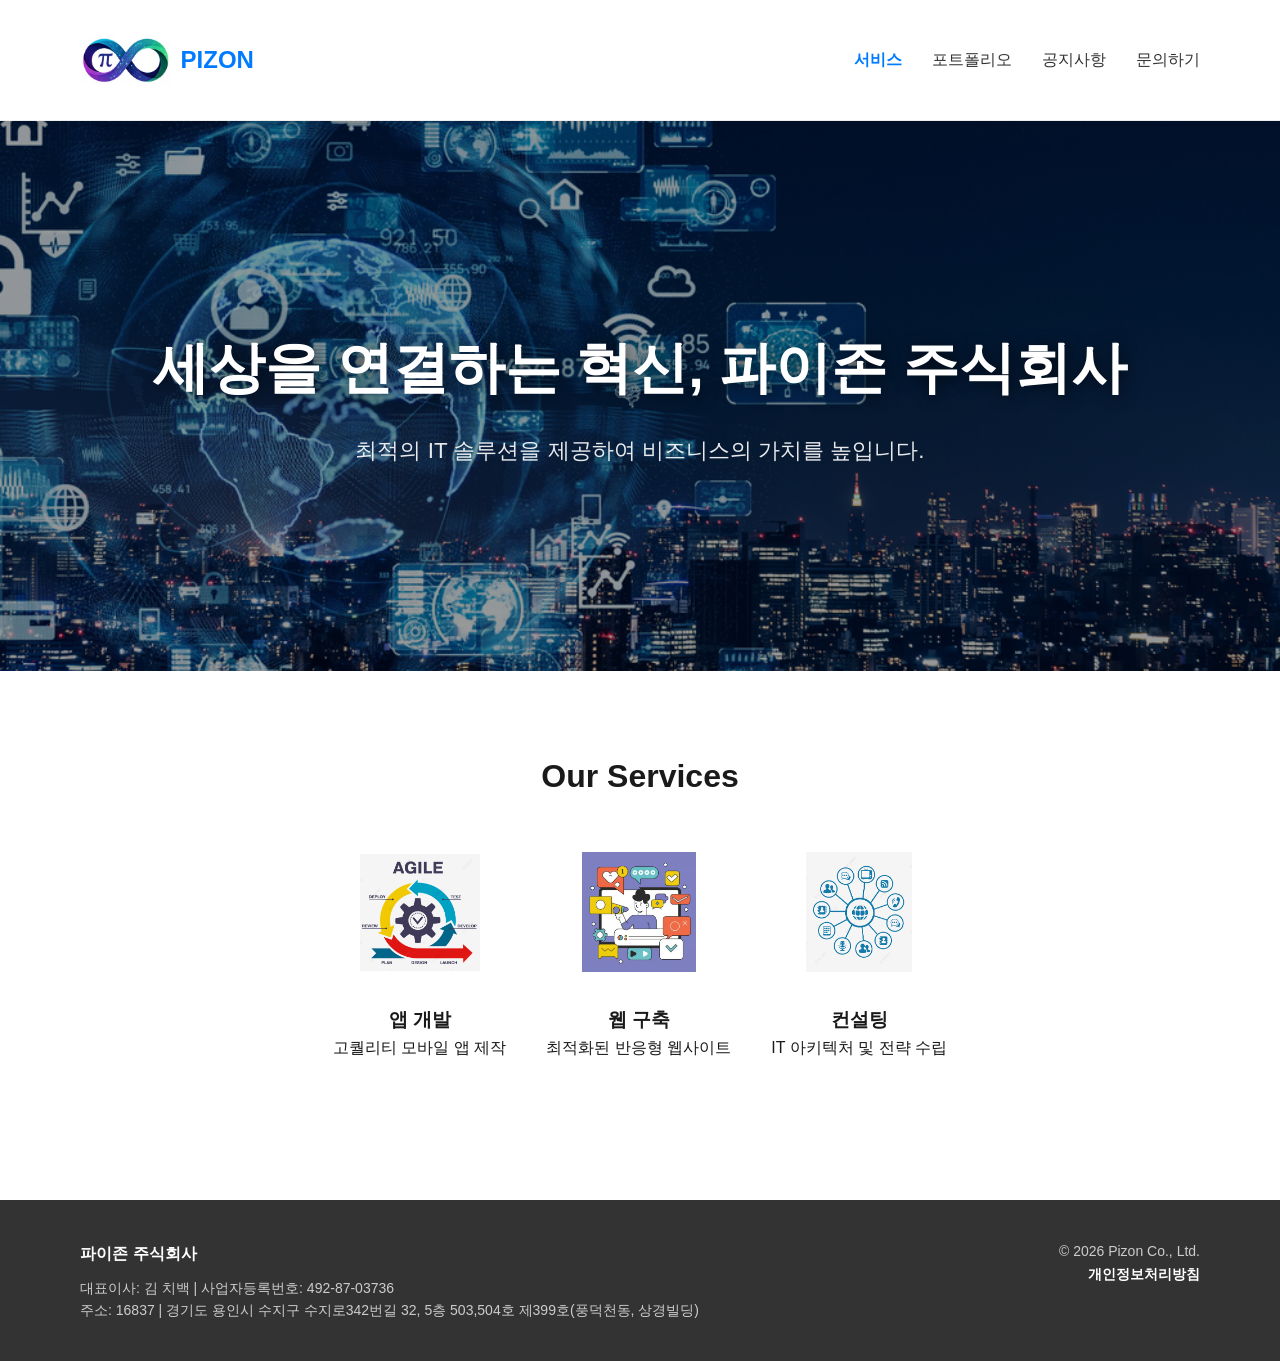
<file: index.html>
<!DOCTYPE html>
<html lang="ko">
<head>
    <meta charset="UTF-8">
    <meta name="viewport" content="width=device-width, initial-scale=1.0">
    <title>파이존 주식회사</title>
    <link rel="stylesheet" href="style.css">
    <style>
        /* 헤더 복구: 상단 고정 및 레이아웃 */
        header {
            width: 100%;
            background: #fff;
            border-bottom: 1px solid #eee;
            position: sticky;
            top: 0;
            z-index: 1000;
        }
        .nav-container {
            max-width: 1200px;
            margin: 0 auto;
            display: flex;
            justify-content: space-between; /* 왼쪽 로고, 오른쪽 메뉴 배치 */
            align-items: center;
            padding: 20px 40px;
        }
        .logo { font-weight: bold; font-size: 1.5rem; color: #007bff; text-decoration: none; }
        .nav-menu { display: flex; gap: 30px; list-style: none; margin: 0; padding: 0; }
        .nav-menu a { text-decoration: none; color: #333; font-weight: 500; }
        .nav-menu a:hover { color: #007bff; }

        /* 히어로 섹션 및 헤드카피 크기 확대 */
        .hero-section {
            position: relative;
            height: 550px; /* 높이 약간 확대 */
            background-image: linear-gradient(rgba(0, 0, 0, 0.4), rgba(0, 0, 0, 0.4)), url('images/background.png');
            background-size: cover;
            background-position: center;
            display: flex;
            flex-direction: column;
            justify-content: center;
            align-items: center;
            color: white;
            text-align: center;
        }
        .hero-section h1 { 
            font-size: 3.5rem; /* 기존보다 훨씬 크게 확대 */
            margin-bottom: 20px; 
            font-weight: 800;
            text-shadow: 2px 2px 15px rgba(0,0,0,0.6); 
        }
        .hero-section p { font-size: 1.4rem; opacity: 0.9; }

                /* 서비스 아이콘 (이전 요청대로 큰 사이즈 유지) */
        .services-section { padding: 80px 40px; max-width: 1200px; margin: 0 auto; text-align: center; }
        .services-grid { display: flex; justify-content: center; gap: 40px; margin-top: 50px; }
        .service-icon { width: 120px; height: 120px; object-fit: contain; margin-bottom: 25px; }
        
        /* 푸터 복구 */
        footer { background: #333; color: #ccc; padding: 40px 0; margin-top: 60px; }
        .footer-container { max-width: 1200px; margin: 0 auto; display: flex; justify-content: space-between; padding: 0 40px; }
        .footer-left h3 { color: #fff; margin-bottom: 10px; }
        .footer-right { text-align: right; }
        .privacy-link { color: #fff; text-decoration: none; font-weight: bold; }
    </style>
</head>
<body>
    <header>
    <div class="nav-container" style="max-width: 1200px; margin: 0 auto; display: flex; justify-content: space-between; align-items: center; padding: 15px 40px;">
        <a href="index.html" class="logo-link" style="display: flex; align-items: center; text-decoration: none;">
            <img src="images/logo.png" alt="파이존 로고" style="height: 50px; width: auto;"> <span style="font-weight: bold; font-size: 1.5rem; color: #007bff; margin-left: 10px;">PIZON</span>
        </a>
        
        <ul class="nav-menu" style="display: flex; gap: 30px; list-style: none; margin: 0; padding: 0;">
            <li><a href="index.html" style="text-decoration: none; color: #007bff; font-weight: bold;">서비스</a></li>
            <li><a href="portfolio.html" style="text-decoration: none; color: #333;">포트폴리오</a></li>
            <li><a href="notice.html" style="text-decoration: none; color: #333;">공지사항</a></li>
            <li><a href="contact.html" style="text-decoration: none; color: #333;">문의하기</a></li>
        </ul>
    </div>
</header>


    <section class="hero-section">
        <h1>세상을 연결하는 혁신, 파이존 주식회사</h1>
        <p>최적의 IT 솔루션을 제공하여 비즈니스의 가치를 높입니다.</p>
    </section>

    <section class="services-section">
        <h2>Our Services</h2>
        <div class="services-grid">
            <div class="service-card">
                <img src="images/icon_app.png" alt="앱 개발" class="service-icon">
                <h3>앱 개발</h3>
                <p>고퀄리티 모바일 앱 제작</p>
            </div>
            <div class="service-card">
                <img src="images/icon_web.png" alt="웹 구축" class="service-icon">
                <h3>웹 구축</h3>
                <p>최적화된 반응형 웹사이트</p>
            </div>
            <div class="service-card">
                <img src="images/icon_con.png" alt="컨설팅" class="service-icon">
                <h3>컨설팅</h3>
                <p>IT 아키텍처 및 전략 수립</p>
            </div>
        </div>
    </section>

    <footer>
        <div class="footer-container">
            <div class="footer-left">
                <h3>파이존 주식회사</h3>
                <p>대표이사: 김 치백 | 사업자등록번호: 492-87-03736</p>
                <p>주소: 16837 | 경기도 용인시 수지구 수지로342번길 32, 5층 503,504호 제399호(풍덕천동, 상경빌딩)</p>
            </div>
            <div class="footer-right">
                <p>© 2026 Pizon Co., Ltd.</p>
                <a href="privacy.html" class="privacy-link">개인정보처리방침</a>
            </div>
        </div>
    </footer>
</body>
</html>
</file>
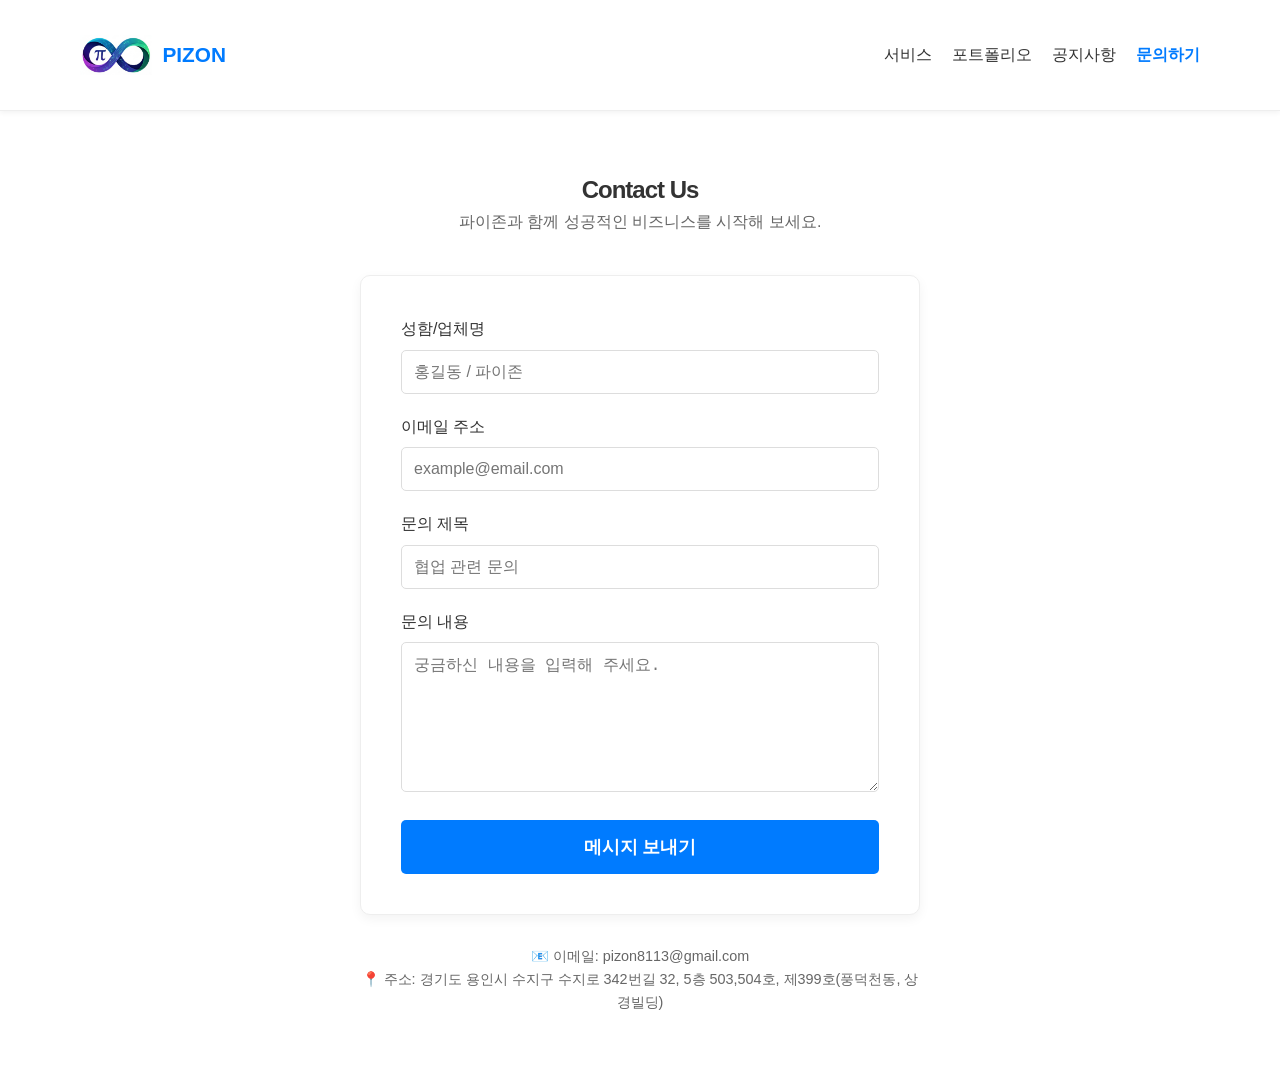
<file: contact.html>
<!DOCTYPE html>
<html lang="ko">
<head>
    <meta charset="UTF-8">
    <meta name="viewport" content="width=device-width, initial-scale=1.0">
    <meta name="color-scheme" content="light only">
    <meta name="supported-color-schemes" content="light">
    <title>문의하기 - 파이존 주식회사</title>
    <link rel="stylesheet" href="style.css">
    <style>
        /* 1. 배경색 강제 지정 (가장 중요) */
        html, body { 
            background-color: #ffffff !important; 
            color: #333333;
            margin: 0;
            padding: 0;
        }

        /* 네비게이션 스타일 */
        header { 
            width: 100%; 
            background: #ffffff !important; /* 헤더 배경도 흰색 확정 */
            border-bottom: 1px solid #eee; 
            position: sticky; 
            top: 0; 
            z-index: 1000; 
        }
        
        /* 모바일 대응을 위한 미디어 쿼리 추가 */
        @media (max-width: 768px) {
            .nav-menu { display: none !important; } /* 모바일에서 메뉴가 겹치면 숨김 처리 */
            .contact-section { margin: 30px auto; }
            .contact-form { padding: 20px; }
        }

        nav { display: flex; justify-content: space-between; align-items: center; max-width: 1100px; margin: 0 auto; padding: 0 20px; }
        .nav-container { max-width: 1200px; margin: 0 auto; display: flex; justify-content: space-between; align-items: center; padding: 15px 40px; }
        
        /* 문의하기 섹션 스타일 */
        .contact-section { max-width: 600px; margin: 60px auto; padding: 0 20px; text-align: center; }
        .contact-form { margin-top: 40px; text-align: left; background: #fff; border: 1px solid #eee; padding: 40px; border-radius: 10px; box-shadow: 0 4px 12px rgba(0,0,0,0.05); }
        .form-group { margin-bottom: 20px; }
        .form-group label { display: block; margin-bottom: 8px; font-weight: 500; color: #333; }
        .form-group input, .form-group textarea { width: 100%; padding: 12px; border: 1px solid #ddd; border-radius: 5px; font-size: 1rem; box-sizing: border-box; background-color: #fff; color: #000; }
        .form-group textarea { height: 150px; resize: vertical; }
        
        .submit-btn { width: 100%; padding: 15px; background: #007bff; color: #fff; border: none; border-radius: 5px; font-size: 1.1rem; font-weight: bold; cursor: pointer; transition: background 0.3s; }
        .submit-btn:hover { background: #0056b3; }
        
        .info-box { margin-top: 30px; color: #666; font-size: 0.9rem; line-height: 1.6; }
    </style>
</head>
<body>
    <header>
        <div class="nav-container">
            <a href="index.html" style="display: flex; align-items: center; text-decoration: none;">
                <img src="images/logo.png" alt="파이존 로고" style="height: 40px; width: auto;"> 
                <span style="font-weight: bold; font-size: 1.3rem; color: #007bff; margin-left: 10px;">PIZON</span>
            </a>
            
            <ul class="nav-menu" style="display: flex; gap: 20px; list-style: none; margin: 0; padding: 0;">
                <li><a href="index.html" style="text-decoration: none; color: #333;">서비스</a></li>
                <li><a href="portfolio.html" style="text-decoration: none; color: #333;">포트폴리오</a></li>
                <li><a href="notice.html" style="text-decoration: none; color: #333;">공지사항</a></li>
                <li><a href="contact.html" style="text-decoration: none; color: #007bff; font-weight: bold;">문의하기</a></li>
            </ul>
        </div>
    </header>

    <section class="contact-section">
        <h1 style="letter-spacing: -1px;">Contact Us</h1>
        <p style="color: #666;">파이존과 함께 성공적인 비즈니스를 시작해 보세요.</p>

        <form class="contact-form" action="https://formspree.io/f/xvzwqybq" method="POST">
            <div class="form-group">
                <label for="name">성함/업체명</label>
                <input type="text" id="name" name="name" placeholder="홍길동 / 파이존" required>
            </div>
            <div class="form-group">
                <label for="email">이메일 주소</label>
                <input type="email" id="email" name="_replyto" placeholder="example@email.com" required>
            </div>
            <div class="form-group">
                <label for="subject">문의 제목</label>
                <input type="text" id="subject" name="subject" placeholder="협업 관련 문의" required>
            </div>
            <div class="form-group">
                <label for="message">문의 내용</label>
                <textarea id="message" name="message" placeholder="궁금하신 내용을 입력해 주세요." required></textarea>
            </div>
            <button type="submit" class="submit-btn">메시지 보내기</button>
        </form>

        <div class="info-box">
            <p>📧 이메일: pizon8113@gmail.com</p>
            <p>📍 주소: 경기도 용인시 수지구 수지로 342번길 32, 5층 503,504호, 제399호(풍덕천동, 상경빌딩)</p>
        </div>
    </section>
</body>
</html>
</file>
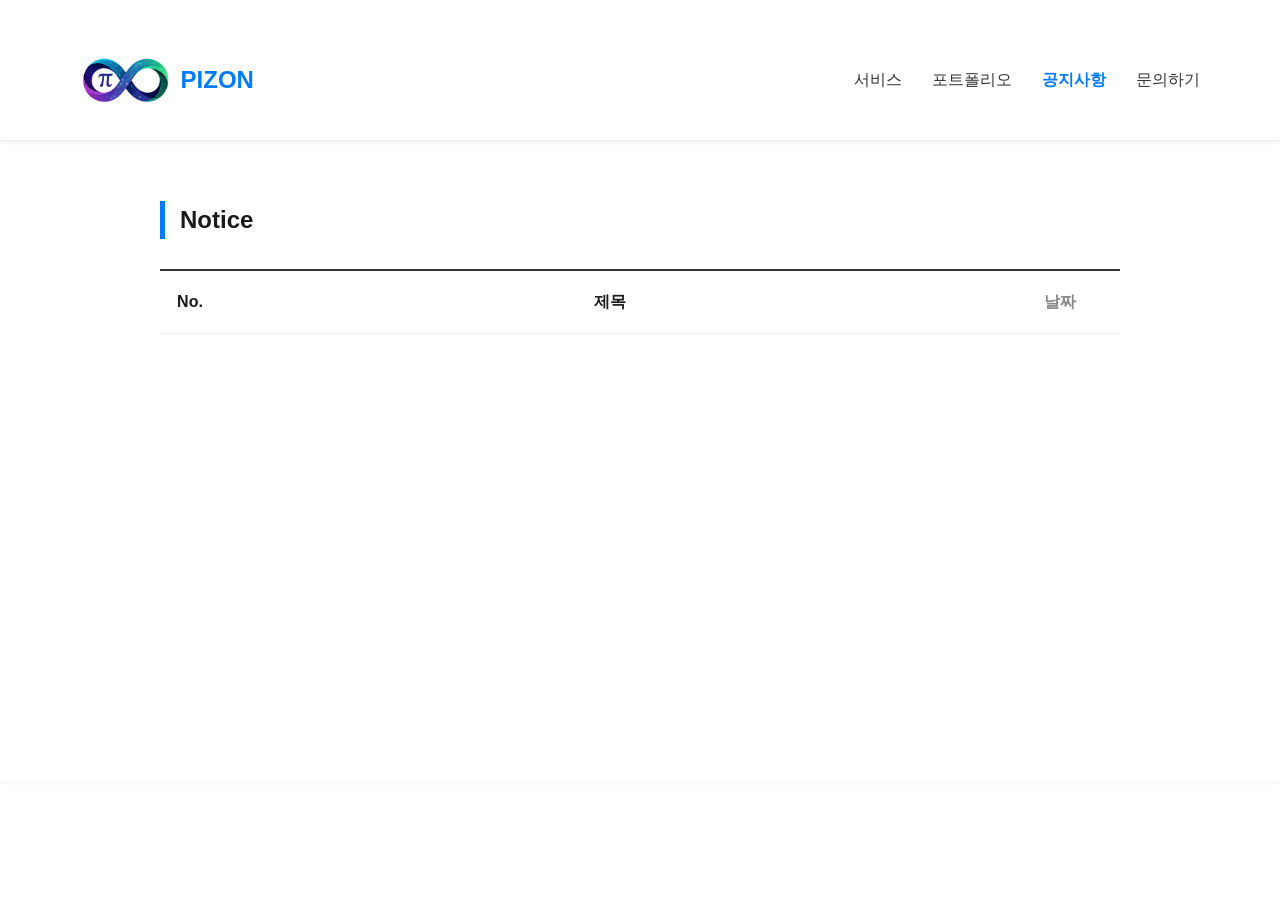
<file: notice.html>
<!DOCTYPE html>
<html lang="ko">
<head>
    <meta charset="UTF-8">
    <meta name="viewport" content="width=device-width, initial-scale=1.0">
    <title>공지사항 - 파이존 주식회사</title>
    <link rel="stylesheet" href="style.css">
    <style>
        /* 메뉴 위치 및 디자인 고정 */
        nav { max-width: 1200px; margin: 0 auto; display: flex; justify-content: space-between; align-items: center; padding: 20px 40px; }
        nav ul { display: flex; gap: 30px; list-style: none; }

        .notice-section { max-width: 1000px; margin: 60px auto; padding: 0 20px; min-height: 500px; }
        .notice-table { width: 100%; border-collapse: collapse; margin-top: 30px; border-top: 2px solid #333; table-layout: fixed; }
        
        /* 모든 셀 텍스트를 정중앙으로 배치 */
        .notice-table th, .notice-table td { padding: 18px 10px; border-bottom: 1px solid #eee; text-align: center; vertical-align: middle; }
        
        .col-no { width: 60px; }
        .col-date { width: 120px; color: #888; }
        .col-title { cursor: pointer; font-weight: 500; overflow: hidden; text-overflow: ellipsis; white-space: nowrap; }
        .col-title:hover { color: #007bff; text-decoration: underline; }

        /* 페이지네이션 */
        .pagination { display: flex; justify-content: center; gap: 8px; margin-top: 40px; }
        .pagination button { padding: 8px 15px; border: 1px solid #ddd; background: #fff; cursor: pointer; border-radius: 4px; }
        .pagination button.active { background: #007bff; color: #fff; border-color: #007bff; font-weight: bold; }

        /* 팝업 모달 */
        .modal { display: none; position: fixed; z-index: 2000; left: 0; top: 0; width: 100%; height: 100%; background: rgba(0,0,0,0.5); }
        .modal-content { background: #fff; margin: 12% auto; padding: 35px; width: 90%; max-width: 550px; border-radius: 15px; position: relative; text-align: left; }
        .close-btn { position: absolute; right: 20px; top: 15px; font-size: 28px; cursor: pointer; color: #aaa; }
    </style>
</head>
<body>
   <header>
        <header style="width: 100%; background: #fff; border-bottom: 1px solid #eee; position: sticky; top: 0; z-index: 1000;">
        <div class="nav-container" style="max-width: 1200px; margin: 0 auto; display: flex; justify-content: space-between; align-items: center; padding: 15px 40px;">
            <a href="index.html" style="display: flex; align-items: center; text-decoration: none;">
                <img src="images/logo.png" alt="파이존 로고" style="height: 50px; width: auto;"> 
                <span style="font-weight: bold; font-size: 1.5rem; color: #007bff; margin-left: 10px;">PIZON</span>
            </a>
            
            <ul class="nav-menu" style="display: flex; gap: 30px; list-style: none; margin: 0; padding: 0;">
                <li><a href="index.html" style="text-decoration: none; color: #333;">서비스</a></li>
                <li><a href="portfolio.html" style="text-decoration: none; color: #333;">포트폴리오</a></li>
                <li><a href="notice.html" style="text-decoration: none; color: #007bff; font-weight: bold;">공지사항</a></li>
                <li><a href="contact.html" style="text-decoration: none; color: #333;">문의하기</a></li>
            </ul>
        </div>
    </header>



<style>
     /* 49줄 시작: 메뉴 활성화 및 목록 간격 축소 스타일 */
        nav ul li a.active {
            color: #007bff !important;
            font-weight: bold;
        }

        /* 목록 간격을 좁게 조정 (시각적 편의성) */
        .notice-table td {
            padding: 10px 15px !important; /* 위아래 간격을 10px로 축소 */
            font-size: 0.95rem;
        }
    
    /* 기존 스타일 유지 */
    nav { max-width: 1200px; margin: 0 auto; display: flex; justify-content: space-between; align-items: center; padding: 20px 40px; }
    nav ul { display: flex; gap: 30px; list-style: none; }
    nav ul li a { text-decoration: none; color: #333; transition: 0.3s; }
    nav ul li a:hover { color: #007bff; }
</style>


    <section class="notice-section">
        <h1 style="border-left: 5px solid #007bff; padding-left: 15px;">Notice</h1>
        <table class="notice-table">
            <thead>
                <tr>
                    <th class="col-no">No.</th>
                    <th>제목</th>
                    <th class="col-date">날짜</th>
                </tr>
            </thead>
            <tbody id="notice-list"></tbody>
        </table>
        <div id="pagination" class="pagination"></div>
    </section>

    <div id="noticeModal" class="modal">
        <div class="modal-content">
            <span class="close-btn" onclick="closeModal()">&times;</span>
            <div id="modal-date" style="color:#999; font-size:0.85rem; margin-bottom:8px;"></div>
            <h2 id="modal-title" style="margin-bottom:20px; font-size:1.4rem; border-bottom:1px solid #f0f0f0; padding-bottom:15px;"></h2>
            <div id="modal-body" style="line-height:1.7; color:#444; white-space:pre-wrap;"></div>
        </div>
    </div>

    <script>
        const sheetUrl = "https://docs.google.com/spreadsheets/d/e/2PACX-1vSpk-EmQqeMguX_yaOkABtQuZzxB-j9V4If0OnUUCWxixonAz_dWBsIcRcejNpp7al2q4vhApOfz96c/pub?gid=0&single=true&output=csv";
        let allNotices = [];

        // 줄바꿈이 포함된 CSV를 완벽하게 분석하는 함수
        function parseCSV(text) {
            const result = [];
            let row = [];
            let col = "";
            let inQuotes = false;

            for (let i = 0; i < text.length; i++) {
                let char = text[i];
                let nextChar = text[i+1];

                if (char === '"' && inQuotes && nextChar === '"') { col += '"'; i++; }
                else if (char === '"') { inQuotes = !inQuotes; }
                else if (char === ',' && !inQuotes) { row.push(col.trim()); col = ""; }
                else if ((char === '\r' || char === '\n') && !inQuotes) {
                    if (col || row.length > 0) {
                        row.push(col.trim());
                        result.push(row);
                        col = ""; row = [];
                    }
                    if (char === '\r' && nextChar === '\n') i++;
                } 
                else { col += char; }
            }
            if (col || row.length > 0) { row.push(col.trim()); result.push(row); }
            return result;
        }

        async function loadNotice() {
            try {
                const res = await fetch(sheetUrl);
                const csvData = await res.text();
                const rows = parseCSV(csvData).slice(1); // 헤더 제외
                
                allNotices = rows.map(cols => ({
                    no: cols[0] || "",
                    title: cols[1] || "",
                    date: cols[2] || "",
                    content: cols[3] || "내용이 없습니다."
                })).filter(item => item.no);

                allNotices.sort((a, b) => parseInt(b.no) - parseInt(a.no));
                displayNotices(1);
            } catch (e) { console.error("데이터 로드 오류:", e); }
        }

        function displayNotices(page) {
            const itemsPerPage = 10;
            const start = (page - 1) * itemsPerPage;
            const pagedData = allNotices.slice(start, start + itemsPerPage);
            const listEl = document.getElementById('notice-list');
            
            listEl.innerHTML = pagedData.map(item => `
                <tr>
                    <td>${item.no}</td>
                    <td class="col-title" onclick="openModal('${item.title.replace(/'/g, "\\'")}', '${item.content.replace(/'/g, "\\'").replace(/\n/g, "\\n")}', '${item.date}')">${item.title}</td>
                    <td>${item.date}</td>
                </tr>
            `).join('');
            
            updatePagination(page, itemsPerPage);
        }

        function updatePagination(currentPage, itemsPerPage) {
            const totalPages = Math.ceil(allNotices.length / itemsPerPage);
            const paginationEl = document.getElementById('pagination');
            let html = "";
            for (let i = 1; i <= totalPages; i++) {
                html += `<button onclick="displayNotices(${i})" class="${i === currentPage ? 'active' : ''}">${i}</button>`;
            }
            paginationEl.innerHTML = html;
        }

        function openModal(title, content, date) {
            document.getElementById('modal-title').innerText = title;
            document.getElementById('modal-body').innerText = content;
            document.getElementById('modal-date').innerText = "작성일: " + date;
            document.getElementById('noticeModal').style.display = "block";
        }
        function closeModal() { document.getElementById('noticeModal').style.display = "none"; }
        window.onclick = function(e) { if (e.target == document.getElementById('noticeModal')) closeModal(); }

        loadNotice();
    </script>
</body>
</html>
</file>
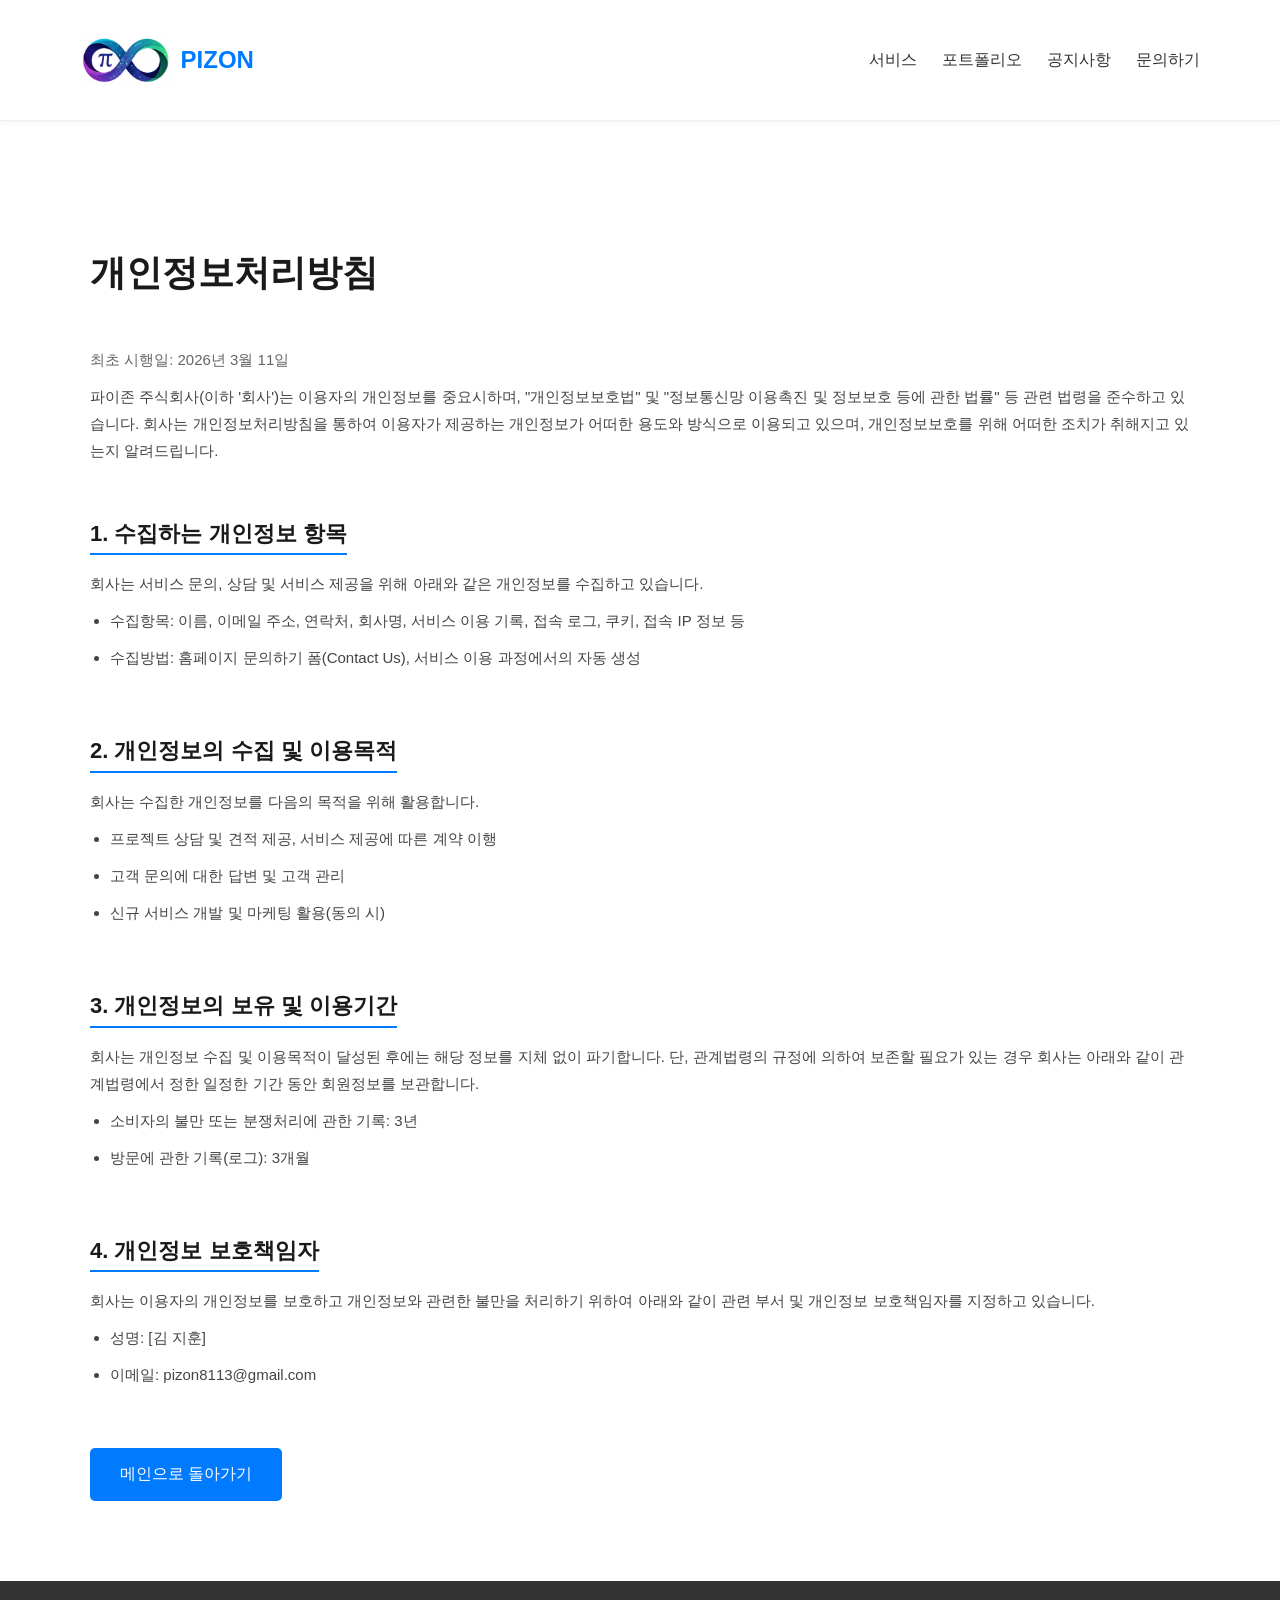
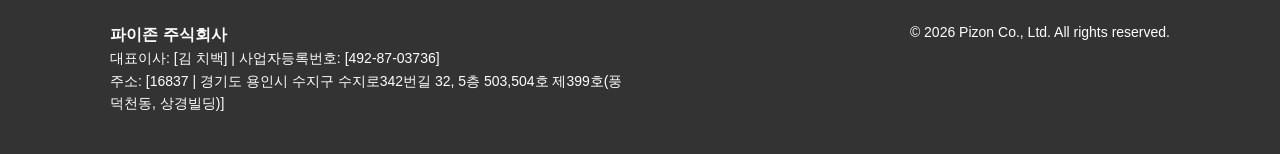
<file: privacy.html>
<!DOCTYPE html>
<html lang="ko">
<head>
    <meta charset="UTF-8">
    <meta name="viewport" content="width=device-width, initial-scale=1.0">
    <title>개인정보처리방침 | 파이존 주식회사</title>
    <link rel="stylesheet" href="style.css">
    <style>
        .privacy-body { padding: 120px 0 80px; line-height: 1.8; color: #444; }
        .privacy-body h1 { margin-bottom: 40px; font-size: 36px; color: var(--dark); }
        .privacy-body h2 { margin-top: 40px; margin-bottom: 15px; font-size: 22px; color: var(--dark); border-bottom: 2px solid var(--primary); display: inline-block; }
        .privacy-body h3 { margin-top: 25px; font-size: 18px; color: var(--primary); }
        .privacy-body p, .privacy-body li { margin-bottom: 10px; font-size: 15px; }
        .privacy-body ul { padding-left: 20px; margin-bottom: 20px; }
        .last-updated { color: var(--gray); font-size: 14px; margin-top: 10px; }
    </style>
</head>
<body>
    <header style="width: 100%; background: #fff; border-bottom: 1px solid #eee; position: relative; z-index: 1000;">
    <div class="nav-container" style="max-width: 1200px; margin: 0 auto; display: flex; justify-content: space-between; align-items: center; padding: 0 40px; min-height: 80px; flex-wrap: nowrap;">
        
        <a href="index.html" style="display: flex; align-items: center; text-decoration: none; flex-shrink: 0;">
            <img src="images/logo.png" alt="파이존 로고" style="height: 50px; width: auto;"> 
            <span style="font-weight: bold; font-size: 1.5rem; color: #007bff; margin-left: 10px; white-space: nowrap;">PIZON</span>
        </a>
        
        <ul class="nav-menu" style="display: flex; gap: 25px; list-style: none; margin: 0; padding: 0; flex-direction: row !important; flex-wrap: nowrap;">
            <li><a href="index.html#services" style="text-decoration: none; color: #333; white-space: nowrap;">서비스</a></li>
            <li><a href="portfolio.html" style="text-decoration: none; color: #333; white-space: nowrap;">포트폴리오</a></li>
            <li><a href="notice.html" style="text-decoration: none; color: #333; white-space: nowrap;">공지사항</a></li>
            <li><a href="contact.html" style="text-decoration: none; color: #333; white-space: nowrap;">문의하기</a></li>
        </ul>

    </div>
</header>

    <main class="container privacy-body">
        <h1>개인정보처리방침</h1>
        <p class="last-updated">최초 시행일: 2026년 3월 11일</p>

        <p>파이존 주식회사(이하 '회사')는 이용자의 개인정보를 중요시하며, "개인정보보호법" 및 "정보통신망 이용촉진 및 정보보호 등에 관한 법률" 등 관련 법령을 준수하고 있습니다. 회사는 개인정보처리방침을 통하여 이용자가 제공하는 개인정보가 어떠한 용도와 방식으로 이용되고 있으며, 개인정보보호를 위해 어떠한 조치가 취해지고 있는지 알려드립니다.</p>

        <h2>1. 수집하는 개인정보 항목</h2>
        <p>회사는 서비스 문의, 상담 및 서비스 제공을 위해 아래와 같은 개인정보를 수집하고 있습니다.</p>
        <ul>
            <li>수집항목: 이름, 이메일 주소, 연락처, 회사명, 서비스 이용 기록, 접속 로그, 쿠키, 접속 IP 정보 등</li>
            <li>수집방법: 홈페이지 문의하기 폼(Contact Us), 서비스 이용 과정에서의 자동 생성</li>
        </ul>

        <h2>2. 개인정보의 수집 및 이용목적</h2>
        <p>회사는 수집한 개인정보를 다음의 목적을 위해 활용합니다.</p>
        <ul>
            <li>프로젝트 상담 및 견적 제공, 서비스 제공에 따른 계약 이행</li>
            <li>고객 문의에 대한 답변 및 고객 관리</li>
            <li>신규 서비스 개발 및 마케팅 활용(동의 시)</li>
        </ul>

        <h2>3. 개인정보의 보유 및 이용기간</h2>
        <p>회사는 개인정보 수집 및 이용목적이 달성된 후에는 해당 정보를 지체 없이 파기합니다. 단, 관계법령의 규정에 의하여 보존할 필요가 있는 경우 회사는 아래와 같이 관계법령에서 정한 일정한 기간 동안 회원정보를 보관합니다.</p>
        <ul>
            <li>소비자의 불만 또는 분쟁처리에 관한 기록: 3년</li>
            <li>방문에 관한 기록(로그): 3개월</li>
        </ul>

        <h2>4. 개인정보 보호책임자</h2>
        <p>회사는 이용자의 개인정보를 보호하고 개인정보와 관련한 불만을 처리하기 위하여 아래와 같이 관련 부서 및 개인정보 보호책임자를 지정하고 있습니다.</p>
        <ul>
            <li>성명: [김 지훈]</li>
            <li>이메일: pizon8113@gmail.com</li>
        </ul>

        <div style="margin-top: 60px;">
            <a href="index.html" class="btn btn-primary">메인으로 돌아가기</a>
        </div>
    </main>

    <footer>
        <div class="container footer-grid">
            <div>
                <h3>파이존 주식회사</h3>
                <p>대표이사: [김 치백] | 사업자등록번호: [492-87-03736]</p>
                <p>주소: [16837 | 경기도 용인시 수지구 수지로342번길 32, 5층 503,504호 제399호(풍덕천동, 상경빌딩)]</p>
            </div>
            <div class="footer-right">
                <p>© 2026 Pizon Co., Ltd. All rights reserved.</p>
            </div>
        </div>
    </footer>
</body>
</html>
</file>
<file: style.css>
:root {
    --primary: #007bff;
    --dark: #1a1a1a;
    --light: #f8f9fa;
    --gray: #666;
}

* { margin: 0; padding: 0; box-sizing: border-box; }
body { font-family: 'Noto Sans KR', sans-serif; line-height: 1.6; color: var(--dark);
background-color: #ffffff; }
.container { max-width: 1100px; margin: 0 auto; padding: 0 20px; }

/* Header & Nav */
header { background: #fff; padding: 20px 0; box-shadow: 0 2px 5px rgba(0,0,0,0.05); position: sticky; top: 0; z-index: 100; }
.header-flex { display: flex; justify-content: space-between; align-items: center; }
.logo { font-size: 24px; font-weight: 700; color: var(--primary); text-decoration: none; }
nav ul { display: flex; list-style: none; gap: 20px; }
nav a { text-decoration: none; color: var(--dark); font-weight: 500; }
nav a:hover { color: var(--primary); }

/* Common Sections */
section { padding: 80px 0; }
h2 { font-size: 32px; text-align: center; margin-bottom: 40px; }
.btn { display: inline-block; padding: 12px 30px; border-radius: 5px; text-decoration: none; cursor: pointer; }
.btn-primary { background: var(--primary); color: #fff; }

/* Footer */
footer { background: #333; color: #fff; padding: 40px 0; font-size: 14px; }
.footer-grid { display: grid; grid-template-columns: 1fr 1fr; gap: 20px; }
.footer-right { text-align: right; }
</file>
